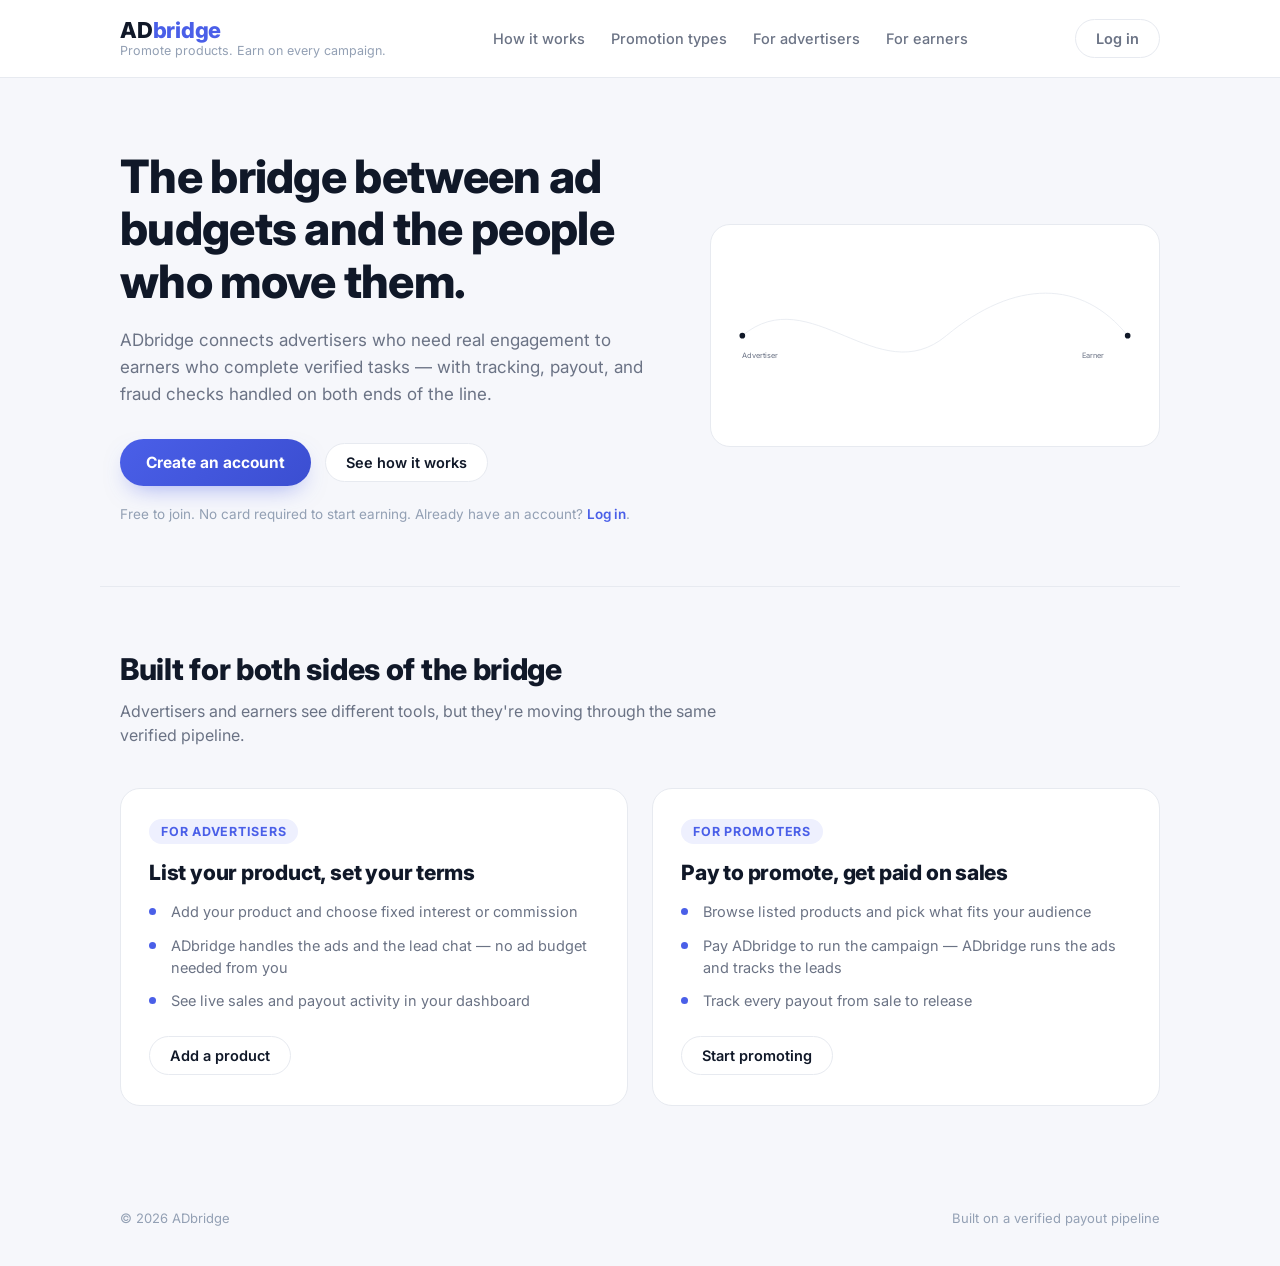
<file: index.html>
<!doctype html>
<html lang="en">
<head>
<meta charset="UTF-8" />
<meta name="viewport" content="width=device-width, initial-scale=1.0" />
<title>ADbridge — The connection layer between advertisers and earners</title>
<meta name="description" content="ADbridge routes ad spend directly to real people who complete tasks, share reach, and drive results — with payouts and verification built in." />
<link rel="preconnect" href="https://fonts.googleapis.com">
<link rel="preconnect" href="https://fonts.gstatic.com" crossorigin>
<link href="https://fonts.googleapis.com/css2?family=Inter:wght@400;500;600;700;800&display=swap" rel="stylesheet">
<style>
  :root {
    --blue: #4A5FE8;
    --blue-dark: #3B4ED1;
    --ink: #101828;
    --muted: #6B7385;
    --faint: #93A0B4;
    --line: #E7EAF0;
    --bg: #F6F7FB;
    --card: #FFFFFF;
    --green-bg: #E7F8EF;
    --green: #1FA971;
    --grey-bg: #F1F2F5;
  }
  * { box-sizing: border-box; }
  body {
    margin: 0;
    font-family: "Inter", -apple-system, BlinkMacSystemFont, "Segoe UI", sans-serif;
    background: var(--bg);
    color: var(--ink);
    -webkit-font-smoothing: antialiased;
  }
  .wrap { max-width: 1080px; margin: 0 auto; padding: 0 20px; }
  a { color: inherit; }

  /* ---------- nav ---------- */
  .nav { background: var(--card); border-bottom: 1px solid var(--line); }
  .nav .wrap {
    display: flex;
    align-items: center;
    justify-content: space-between;
    gap: 16px;
    padding-top: 18px;
    padding-bottom: 18px;
    flex-wrap: wrap;
  }
  .brand {
    display: flex;
    flex-direction: column;
    text-decoration: none;
    color: var(--ink);
    line-height: 1.15;
  }
  .brand-name {
    font-size: 22px;
    font-weight: 800;
    letter-spacing: -0.01em;
  }
  .brand-name span { color: var(--blue); }
  .brand-tag { font-size: 12.5px; color: var(--faint); margin-top: 1px; }

  .nav-links {
    display: flex;
    align-items: center;
    gap: 26px;
    font-size: 14.5px;
    font-weight: 500;
  }
  .nav-links a {
    text-decoration: none;
    color: var(--muted);
    transition: color .12s ease;
  }
  .nav-links a:hover { color: var(--ink); }
  .nav-links span { color: var(--faint); font-size: 14px; }
  @media (max-width: 880px) {
    .nav-links:first-of-type { display: none; }
  }

  .pill-btn, .btn-ghost {
    display: inline-flex;
    align-items: center;
    gap: 6px;
    padding: 10px 20px;
    border-radius: 999px;
    border: 1px solid var(--line);
    background: var(--card);
    color: var(--ink);
    font-size: 14.5px;
    font-weight: 600;
    font-family: inherit;
    cursor: pointer;
    text-decoration: none;
    transition: background .12s ease, border-color .12s ease;
  }
  .pill-btn:hover, .btn-ghost:hover { background: var(--grey-bg); border-color: #D8DCE4; }

  .btn-primary {
    display: inline-flex;
    align-items: center;
    justify-content: center;
    gap: 8px;
    padding: 14px 26px;
    border: none;
    border-radius: 999px;
    background: linear-gradient(135deg, var(--blue), var(--blue-dark));
    color: #fff;
    font-family: inherit;
    font-size: 15.5px;
    font-weight: 700;
    cursor: pointer;
    text-decoration: none;
    box-shadow: 0 10px 24px -10px rgba(74, 95, 232, 0.55);
    transition: transform .1s ease, box-shadow .1s ease;
  }
  .btn-primary:hover { transform: translateY(-1px); box-shadow: 0 14px 28px -10px rgba(74, 95, 232, 0.6); }

  /* ---------- hero ---------- */
  .hero {
    display: grid;
    grid-template-columns: 1.1fr 0.9fr;
    align-items: center;
    gap: 40px;
    padding: 72px 20px 64px;
  }
  .hero h1 {
    font-size: 46px;
    line-height: 1.14;
    font-weight: 800;
    letter-spacing: -0.015em;
    margin: 0 0 20px;
  }
  .lede {
    font-size: 17px;
    line-height: 1.6;
    color: var(--muted);
    max-width: 52ch;
    margin: 0 0 30px;
  }
  .hero-actions { display: flex; align-items: center; gap: 14px; flex-wrap: wrap; }
  .hero-note { font-size: 13.5px; color: var(--faint); margin: 20px 0 0; }
  .hero-note a { color: var(--blue); font-weight: 600; text-decoration: none; }
  .hero-note a:hover { text-decoration: underline; }

  .bridge-diagram {
    background: var(--card);
    border: 1px solid var(--line);
    border-radius: 20px;
    padding: 20px;
  }
  .bridge-diagram svg { width: 100%; height: auto; display: block; }
  .node-label { font-size: 13px; font-family: "Inter", sans-serif; }
  .bridge-pulse {
    offset-path: path("M20,160 C 140,60 260,260 380,160 S 620,60 700,160");
    animation: pulse-move 3.5s linear infinite;
  }
  @keyframes pulse-move {
    0% { offset-distance: 0%; opacity: 0; }
    10% { opacity: 1; }
    90% { opacity: 1; }
    100% { offset-distance: 100%; opacity: 0; }
  }

  @media (max-width: 880px) {
    .hero { grid-template-columns: 1fr; padding-top: 48px; }
    .hero h1 { font-size: 34px; }
  }

  /* ---------- split section ---------- */
  .section-border { border-top: 1px solid var(--line); padding: 64px 20px; }
  .section-head { max-width: 60ch; margin: 0 0 40px; }
  .section-head h2 {
    font-size: 30px;
    font-weight: 800;
    letter-spacing: -0.01em;
    margin: 0 0 12px;
  }
  .section-head p { font-size: 16px; color: var(--muted); margin: 0; line-height: 1.55; }

  .split {
    display: grid;
    grid-template-columns: 1fr 1fr;
    gap: 24px;
  }
  .split-side {
    background: var(--card);
    border: 1px solid var(--line);
    border-radius: 20px;
    padding: 30px 28px;
  }
  .split-tag {
    display: inline-block;
    font-size: 12.5px;
    font-weight: 700;
    letter-spacing: 0.06em;
    text-transform: uppercase;
    color: var(--blue);
    background: #EEF0FE;
    padding: 5px 12px;
    border-radius: 999px;
    margin-bottom: 16px;
  }
  .split-side h3 {
    font-size: 21px;
    font-weight: 800;
    letter-spacing: -0.01em;
    margin: 0 0 16px;
  }
  .split-side ul {
    margin: 0 0 24px;
    padding: 0;
    list-style: none;
  }
  .split-side li {
    position: relative;
    padding-left: 22px;
    margin-bottom: 12px;
    color: var(--muted);
    font-size: 14.5px;
    line-height: 1.5;
  }
  .split-side li::before {
    content: "";
    position: absolute;
    left: 0;
    top: 7px;
    width: 7px;
    height: 7px;
    border-radius: 50%;
    background: var(--blue);
  }

  @media (max-width: 720px) {
    .split { grid-template-columns: 1fr; }
  }

  footer {
    display: flex;
    justify-content: space-between;
    flex-wrap: wrap;
    gap: 8px;
    padding: 40px 20px 40px;
    max-width: 1080px;
    margin: 0 auto;
    color: var(--faint);
    font-size: 13px;
  }
</style>
</head>
<body>

<nav class="nav">
  <div class="wrap">
    <a href="index.html" class="brand">
      <span class="brand-name">AD<span>bridge</span></span>
      <span class="brand-tag">Promote products. Earn on every campaign.</span>
    </a>
    <div class="nav-links">
      <a href="see.html">How it works</a>
      <a href="see.html#promotion-types">Promotion types</a>
      <a href="#advertisers">For advertisers</a>
      <a href="#earners">For earners</a>
    </div>
    <div class="nav-links">
      <a href="login.html" class="pill-btn">Log in</a>
    </div>
  </div>
</nav>

<header class="wrap hero">
  <div>
    <h1>The bridge between ad budgets and the people who move them.</h1>
    <p class="lede">ADbridge connects advertisers who need real engagement to earners who complete verified tasks — with tracking, payout, and fraud checks handled on both ends of the line.</p>
    <div class="hero-actions">
      <a href="signup.html" class="btn-primary">Create an account</a>
      <a href="see.html" class="pill-btn">See how it works</a>
    </div>
    <p class="hero-note">Free to join. No card required to start earning. Already have an account? <a href="login.html">Log in</a>.</p>
  </div>

  <div class="bridge-diagram" aria-hidden="true">
    <svg viewBox="0 0 720 320">
      <path d="M20,160 C 140,60 260,260 380,160 S 620,60 700,160" fill="none" stroke="#E7EAF0" stroke-width="1.5"/>
      <circle r="4" fill="#4A5FE8" class="bridge-pulse"/>
      <circle cx="20" cy="160" r="5" fill="#101828"/>
      <circle cx="700" cy="160" r="5" fill="#101828"/>
      <text x="20" y="200" fill="#6B7385" class="node-label">Advertiser</text>
      <text x="620" y="200" fill="#6B7385" class="node-label">Earner</text>
    </svg>
  </div>
</header>

<section class="wrap section-border">
  <div class="section-head">
    <h2>Built for both sides of the bridge</h2>
    <p>Advertisers and earners see different tools, but they're moving through the same verified pipeline.</p>
  </div>
  <div class="split">
    <div class="split-side" id="advertisers">
      <div class="split-tag">For advertisers</div>
      <h3>List your product, set your terms</h3>
      <ul>
        <li>Add your product and choose fixed interest or commission</li>
        <li>ADbridge handles the ads and the lead chat — no ad budget needed from you</li>
        <li>See live sales and payout activity in your dashboard</li>
      </ul>
      <a href="product.html" class="pill-btn">Add a product</a>
    </div>
    <div class="split-side" id="earners">
      <div class="split-tag">For promoters</div>
      <h3>Pay to promote, get paid on sales</h3>
      <ul>
        <li>Browse listed products and pick what fits your audience</li>
        <li>Pay ADbridge to run the campaign — ADbridge runs the ads and tracks the leads</li>
        <li>Track every payout from sale to release</li>
      </ul>
      <a href="browse.html" class="pill-btn">Start promoting</a>
    </div>
  </div>
</section>

<footer>
  <span>© 2026 ADbridge</span>
  <span>Built on a verified payout pipeline</span>
</footer>

</body>
</html>
</file>
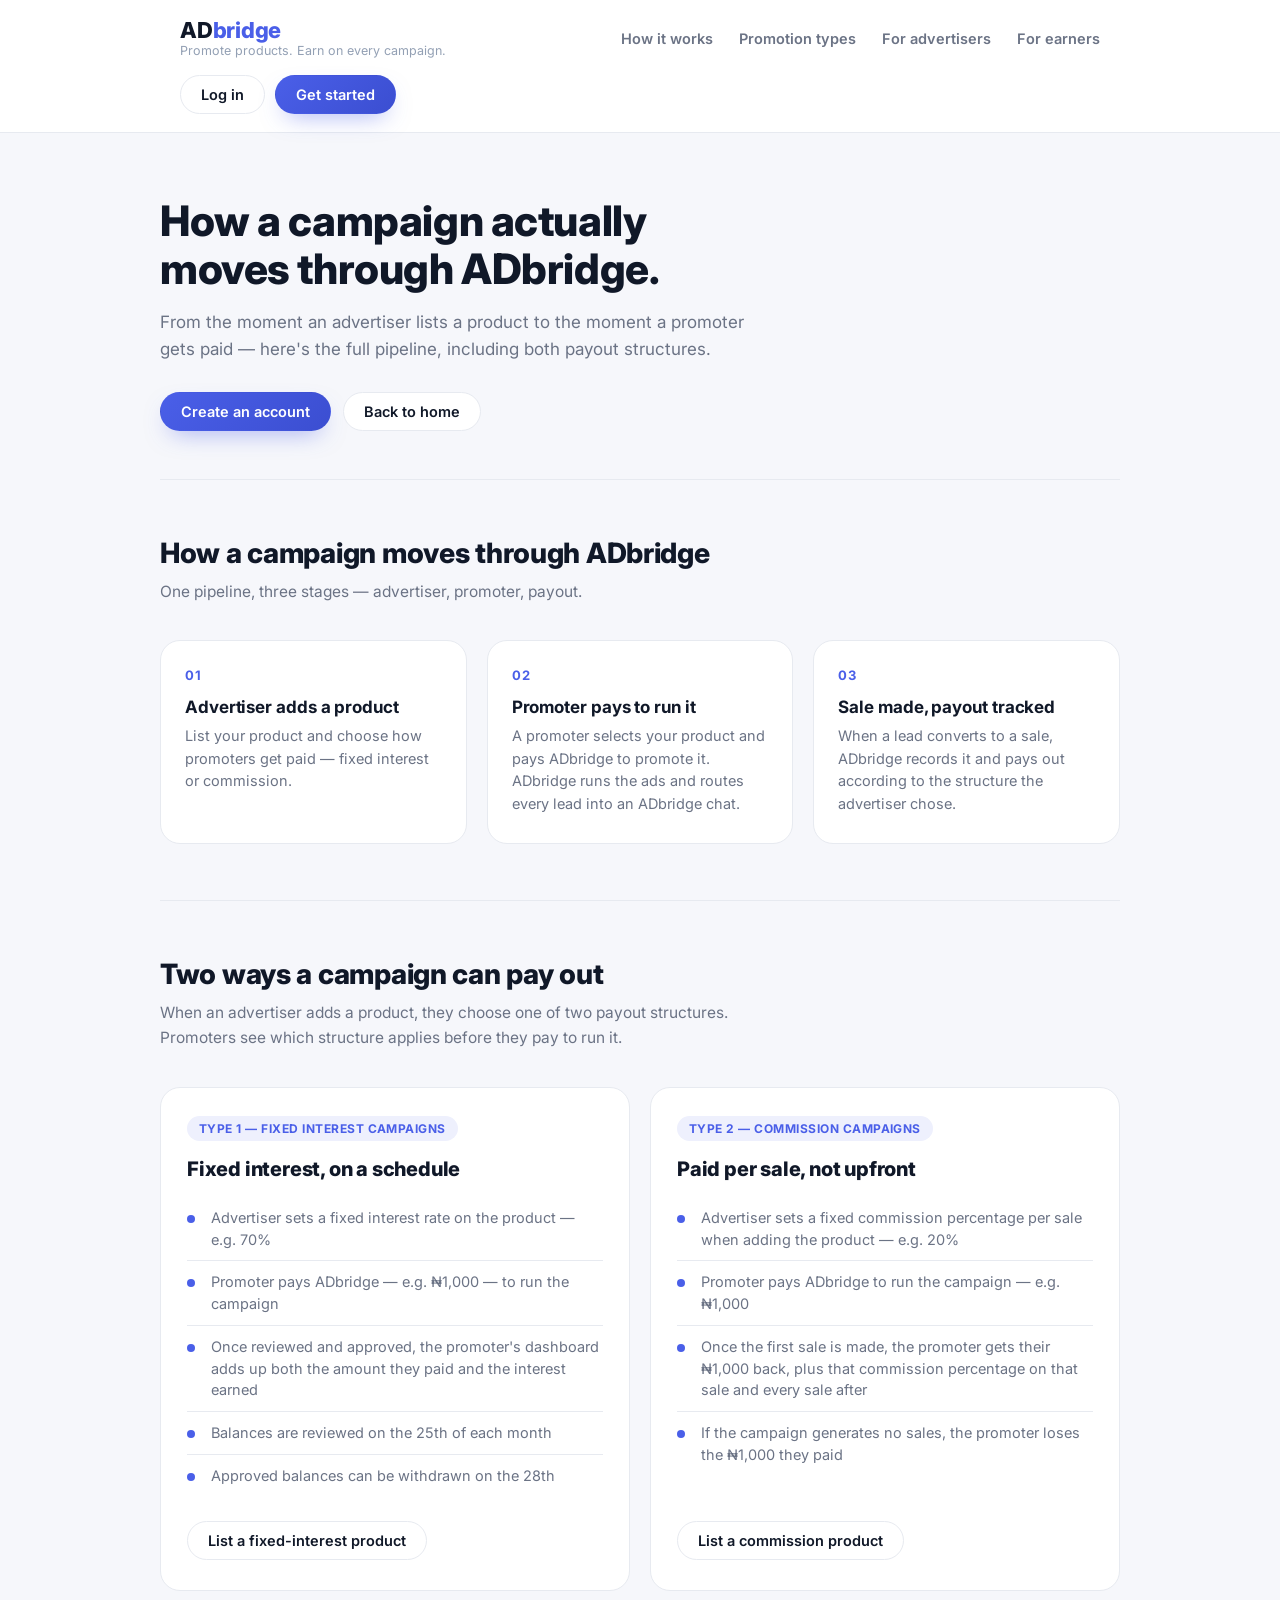
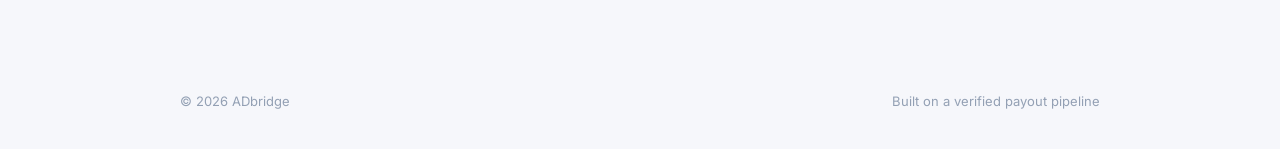
<file: see.html>
<!doctype html>
<html lang="en">
<head>
<meta charset="UTF-8" />
<meta name="viewport" content="width=device-width, initial-scale=1.0" />
<title>How it works — ADbridge</title>
<meta name="description" content="See how a campaign moves through ADbridge, from listing a product to payout — and the two ways a campaign can pay out." />
<link rel="preconnect" href="https://fonts.googleapis.com">
<link rel="preconnect" href="https://fonts.gstatic.com" crossorigin>
<link href="https://fonts.googleapis.com/css2?family=Inter:wght@400;500;600;700;800&display=swap" rel="stylesheet">
<style>
  :root {
    --blue: #4A5FE8;
    --blue-dark: #3B4ED1;
    --ink: #101828;
    --muted: #6B7385;
    --faint: #93A0B4;
    --line: #E7EAF0;
    --bg: #F6F7FB;
    --card: #FFFFFF;
    --green-bg: #E7F8EF;
    --green: #1FA971;
    --grey-bg: #F1F2F5;
  }
  * { box-sizing: border-box; }
  body {
    margin: 0;
    font-family: "Inter", -apple-system, BlinkMacSystemFont, "Segoe UI", sans-serif;
    background: var(--bg);
    color: var(--ink);
    -webkit-font-smoothing: antialiased;
  }
  .wrap { max-width: 960px; margin: 0 auto; padding: 0 20px; }

  /* ---------- nav ---------- */
  .nav { background: var(--card); border-bottom: 1px solid var(--line); }
  .nav .wrap {
    display: flex;
    align-items: center;
    justify-content: space-between;
    gap: 16px;
    padding-top: 18px;
    padding-bottom: 18px;
    flex-wrap: wrap;
  }
  .brand {
    display: flex;
    flex-direction: column;
    text-decoration: none;
    color: var(--ink);
    line-height: 1.15;
  }
  .brand-name {
    font-size: 22px;
    font-weight: 800;
    letter-spacing: -0.01em;
  }
  .brand-name span { color: var(--blue); }
  .brand-tag { font-size: 12.5px; color: var(--faint); margin-top: 1px; }

  .nav-links {
    display: flex;
    align-items: center;
    gap: 26px;
    flex-wrap: wrap;
  }
  .nav-links a {
    color: var(--muted);
    text-decoration: none;
    font-size: 14.5px;
    font-weight: 600;
    transition: color .12s ease;
  }
  .nav-links a:hover { color: var(--ink); }

  .nav-actions {
    display: flex;
    align-items: center;
    gap: 10px;
    flex-wrap: wrap;
  }

  .btn {
    display: inline-flex;
    align-items: center;
    justify-content: center;
    gap: 8px;
    padding: 10px 20px;
    border-radius: 999px;
    font-size: 14.5px;
    font-weight: 600;
    font-family: inherit;
    cursor: pointer;
    text-decoration: none;
    border: 1px solid transparent;
    transition: background .12s ease, border-color .12s ease, transform .1s ease, box-shadow .1s ease;
  }
  .btn-ghost {
    border: 1px solid var(--line);
    background: var(--card);
    color: var(--ink);
  }
  .btn-ghost:hover { background: var(--grey-bg); border-color: #D8DCE4; }
  .btn-primary {
    background: linear-gradient(135deg, var(--blue), var(--blue-dark));
    color: #fff;
    box-shadow: 0 10px 24px -10px rgba(74, 95, 232, 0.55);
  }
  .btn-primary:hover { transform: translateY(-1px); box-shadow: 0 14px 28px -10px rgba(74, 95, 232, 0.6); }

  @media (max-width: 880px) {
    .nav-links { display: none; }
  }

  /* ---------- hero ---------- */
  .hero {
    padding: 64px 0 48px;
  }
  .hero h1 {
    font-size: 42px;
    line-height: 1.15;
    font-weight: 800;
    letter-spacing: -0.01em;
    margin: 0 0 16px;
    max-width: 22ch;
  }
  .hero .lede {
    font-size: 17px;
    color: var(--muted);
    max-width: 56ch;
    margin: 0;
    line-height: 1.6;
  }
  .hero-actions {
    display: flex;
    gap: 12px;
    flex-wrap: wrap;
    margin-top: 28px;
  }

  /* ---------- sections ---------- */
  .section-border {
    border-top: 1px solid var(--line);
    padding: 56px 0;
  }
  .section-head {
    margin-bottom: 36px;
    max-width: 60ch;
  }
  .section-head h2 {
    font-size: 28px;
    font-weight: 800;
    letter-spacing: -0.01em;
    margin: 0 0 10px;
  }
  .section-head p {
    font-size: 15.5px;
    color: var(--muted);
    margin: 0;
    line-height: 1.6;
  }

  /* ---------- steps ---------- */
  .steps {
    display: grid;
    grid-template-columns: repeat(3, 1fr);
    gap: 20px;
  }
  .step {
    background: var(--card);
    border: 1px solid var(--line);
    border-radius: 20px;
    padding: 26px 24px 28px;
  }
  .step .idx {
    font-size: 13px;
    font-weight: 700;
    letter-spacing: 0.08em;
    color: var(--blue);
    margin-bottom: 14px;
  }
  .step h3 {
    font-size: 17px;
    font-weight: 700;
    margin: 0 0 8px;
    letter-spacing: -0.005em;
  }
  .step p {
    font-size: 14.5px;
    color: var(--muted);
    margin: 0;
    line-height: 1.55;
  }

  /* ---------- split (payout types) ---------- */
  .split {
    display: grid;
    grid-template-columns: 1fr 1fr;
    gap: 20px;
  }
  .split-side {
    background: var(--card);
    border: 1px solid var(--line);
    border-radius: 20px;
    padding: 28px 26px 30px;
    display: flex;
    flex-direction: column;
  }
  .split-tag {
    display: inline-block;
    align-self: flex-start;
    font-size: 12px;
    font-weight: 700;
    letter-spacing: 0.04em;
    text-transform: uppercase;
    color: var(--blue);
    background: #EEF0FD;
    padding: 5px 12px;
    border-radius: 999px;
    margin-bottom: 16px;
  }
  .split-side h3 {
    font-size: 20px;
    font-weight: 800;
    letter-spacing: -0.01em;
    margin: 0 0 16px;
  }
  .split-side ul {
    list-style: none;
    margin: 0 0 24px;
    padding: 0;
    flex-grow: 1;
  }
  .split-side li {
    position: relative;
    padding: 10px 0 10px 24px;
    border-bottom: 1px solid var(--line);
    font-size: 14.5px;
    color: var(--muted);
    line-height: 1.5;
  }
  .split-side li:last-child { border-bottom: none; }
  .split-side li::before {
    content: "";
    position: absolute;
    left: 0;
    top: 18px;
    width: 8px;
    height: 8px;
    border-radius: 50%;
    background: var(--blue);
  }
  .split-side .btn { align-self: flex-start; }

  /* ---------- footer ---------- */
  footer {
    display: flex;
    justify-content: space-between;
    flex-wrap: wrap;
    gap: 8px;
    padding: 46px 20px 40px;
    max-width: 960px;
    margin: 0 auto;
    color: var(--faint);
    font-size: 13px;
  }

  @media (max-width: 760px) {
    .steps { grid-template-columns: 1fr; }
    .split { grid-template-columns: 1fr; }
  }
  @media (max-width: 480px) {
    .hero { padding: 48px 0 36px; }
    .hero h1 { font-size: 32px; }
    .section-head h2 { font-size: 24px; }
  }
</style>
</head>
<body>

<nav class="nav">
  <div class="wrap">
    <a href="index.html" class="brand">
      <span class="brand-name">AD<span>bridge</span></span>
      <span class="brand-tag">Promote products. Earn on every campaign.</span>
    </a>
    <div class="nav-links">
      <a href="see.html">How it works</a>
      <a href="see.html#promotion-types">Promotion types</a>
      <a href="index.html#advertisers">For advertisers</a>
      <a href="index.html#earners">For earners</a>
    </div>
    <div class="nav-actions">
      <a href="login.html" class="btn btn-ghost">Log in</a>
      <a href="signup.html" class="btn btn-primary">Get started</a>
    </div>
  </div>
</nav>

<header class="wrap hero">
  <h1>How a campaign actually moves through ADbridge.</h1>
  <p class="lede">From the moment an advertiser lists a product to the moment a promoter gets paid — here's the full pipeline, including both payout structures.</p>
  <div class="hero-actions">
    <a href="signup.html" class="btn btn-primary">Create an account</a>
    <a href="index.html" class="btn btn-ghost">Back to home</a>
  </div>
</header>

<section class="wrap section-border" id="how">
  <div class="section-head">
    <h2>How a campaign moves through ADbridge</h2>
    <p>One pipeline, three stages — advertiser, promoter, payout.</p>
  </div>
  <div class="steps">
    <div class="step">
      <div class="idx">01</div>
      <h3>Advertiser adds a product</h3>
      <p>List your product and choose how promoters get paid — fixed interest or commission.</p>
    </div>
    <div class="step">
      <div class="idx">02</div>
      <h3>Promoter pays to run it</h3>
      <p>A promoter selects your product and pays ADbridge to promote it. ADbridge runs the ads and routes every lead into an ADbridge chat.</p>
    </div>
    <div class="step">
      <div class="idx">03</div>
      <h3>Sale made, payout tracked</h3>
      <p>When a lead converts to a sale, ADbridge records it and pays out according to the structure the advertiser chose.</p>
    </div>
  </div>
</section>

<section class="wrap section-border" id="promotion-types">
  <div class="section-head">
    <h2>Two ways a campaign can pay out</h2>
    <p>When an advertiser adds a product, they choose one of two payout structures. Promoters see which structure applies before they pay to run it.</p>
  </div>
  <div class="split">
    <div class="split-side">
      <div class="split-tag">Type 1 — Fixed interest campaigns</div>
      <h3>Fixed interest, on a schedule</h3>
      <ul>
        <li>Advertiser sets a fixed interest rate on the product — e.g. 70%</li>
        <li>Promoter pays ADbridge — e.g. ₦1,000 — to run the campaign</li>
        <li>Once reviewed and approved, the promoter's dashboard adds up both the amount they paid and the interest earned</li>
        <li>Balances are reviewed on the 25th of each month</li>
        <li>Approved balances can be withdrawn on the 28th</li>
      </ul>
      <a href="signup.html" class="btn btn-ghost">List a fixed-interest product</a>
    </div>
    <div class="split-side">
      <div class="split-tag">Type 2 — Commission campaigns</div>
      <h3>Paid per sale, not upfront</h3>
      <ul>
        <li>Advertiser sets a fixed commission percentage per sale when adding the product — e.g. 20%</li>
        <li>Promoter pays ADbridge to run the campaign — e.g. ₦1,000</li>
        <li>Once the first sale is made, the promoter gets their ₦1,000 back, plus that commission percentage on that sale and every sale after</li>
        <li>If the campaign generates no sales, the promoter loses the ₦1,000 they paid</li>
      </ul>
      <a href="signup.html" class="btn btn-ghost">List a commission product</a>
    </div>
  </div>
</section>

<footer>
  <span>© 2026 ADbridge</span>
  <span>Built on a verified payout pipeline</span>
</footer>

</body>
</html>
</file>
